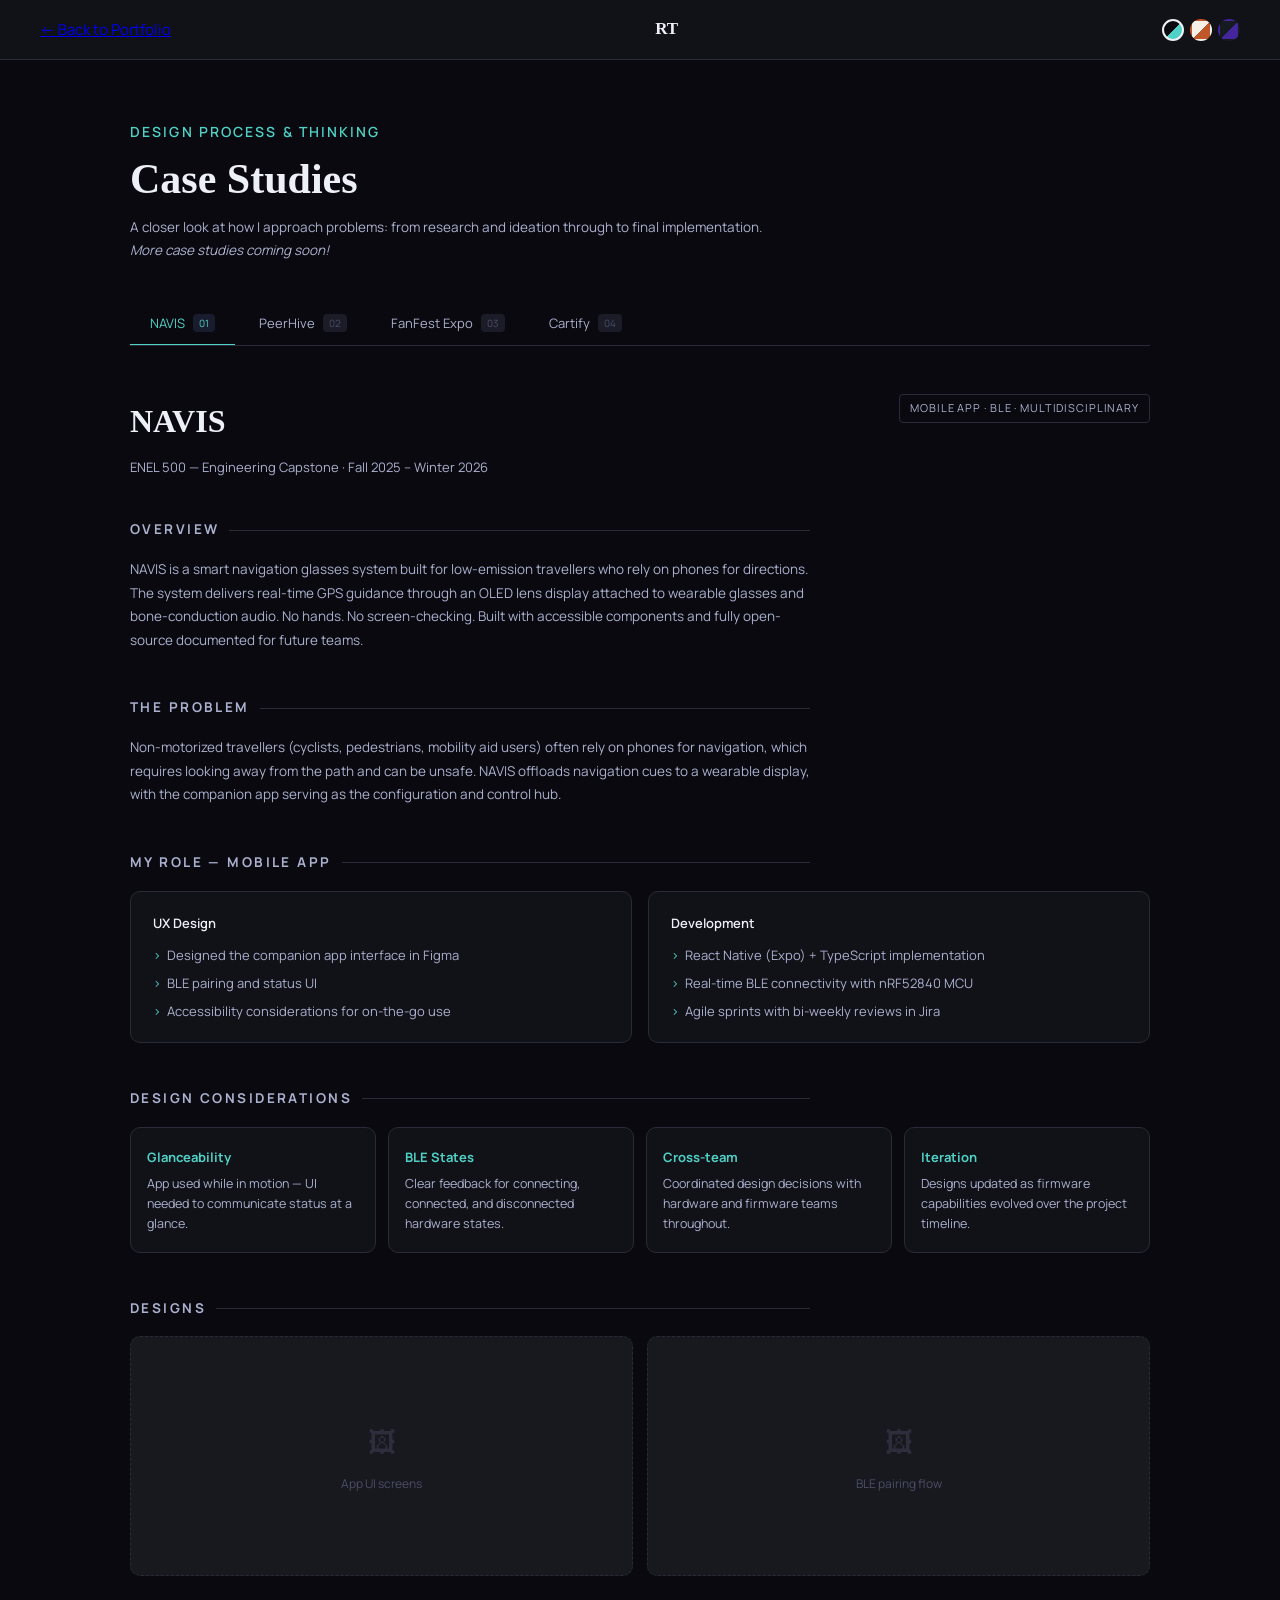
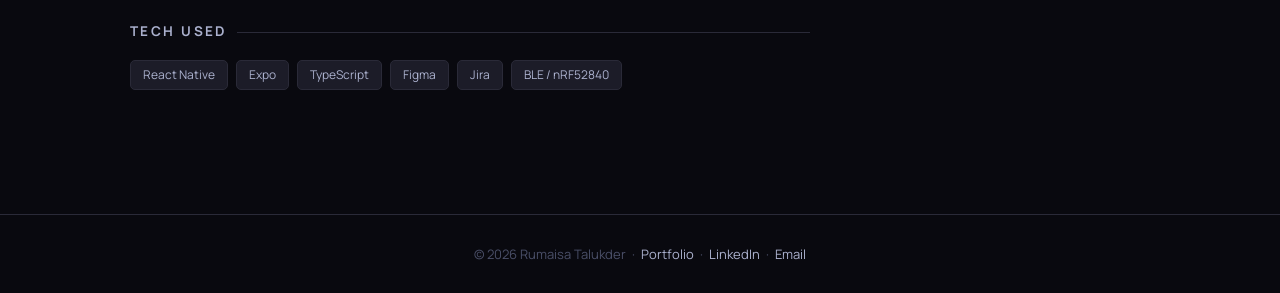
<file: casestudy.html>
<!doctype html>
<html lang="en" data-theme="obsidian">
<head>
  <meta charset="UTF-8" />
  <meta name="viewport" content="width=device-width, initial-scale=1.0" />
  <title>Case Studies - Rumaisa Talukder</title>
  <meta name="description" content="Design process and case studies by Rumaisa Talukder." />
  <link rel="preconnect" href="https://fonts.googleapis.com">
  <link href="https://fonts.googleapis.com/css2?family=DM+Mono:ital,wght@0,300;0,400;0,500;1,300&family=Syne:wght@400;600;700;800&display=swap" rel="stylesheet">
  <link rel="stylesheet" href="public/themes.css" />
  <link rel="stylesheet" href="public/casestyle.css" />
</head>

<body>

  <header class="site-header">
    <a href="index.html" class="back"> <- Back to Portfolio</a>
    <a href="index.html" class="brand">RT</a>

    <div class="header-right">
      <div class="theme-switcher" aria-label="Switch theme">
        <button class="theme-btn" data-theme="obsidian" title="Obsidian"></button>
        <button class="theme-btn" data-theme="canvas"   title="Canvas"></button>
        <button class="theme-btn" data-theme="slate"    title="Slate"></button>
      </div>
    </div>
  </header>

  <div class="page-hero">
    <p class="eyebrow">Design Process & Thinking</p>
    <h1>Case Studies</h1>
    <p class="hero-desc">A closer look at how I approach problems: from research and ideation through to final implementation. <br>
    <i>More case studies coming soon!</i></p>
  </div>

  <div class="tab-wrapper">

    <!-- TAB NAV — populated by casescript.js -->
    <nav class="tab-nav" role="tablist" aria-label="Case studies"></nav>

    <!-- TAB PANELS — populated by casescript.js -->
    <div id="tab-panels"></div>

  </div>

  <footer class="site-footer">
    <p>© 2026 Rumaisa Talukder &nbsp;·&nbsp;
      <a href="index.html">Portfolio</a> &nbsp;·&nbsp;
      <a href="https://linkedin.com/in/rumaisa-talukder" target="_blank">LinkedIn</a> &nbsp;·&nbsp;
      <a href="mailto:talukderrumaisa25@gmail.com">Email</a>
    </p>
  </footer>

  <script src="src/casescript.js"></script>

</body>
</html>
</file>
<file: public/themes.css>
/*
   DESIGN TOKENS — shared by index.html & casestudy.html
   Theme switching: body[data-theme="obsidian|canvas|slate"]
 */

/* Importing Fonts */
@import url('https://fonts.googleapis.com/css2?family=Syne:wght@400;600;700;800&family=Manrope:wght@300;400;500;600;700&display=swap');

/* BASE (Obsidian — default) */
:root {
  /* Surface */
  --bg:           #09090f;
  --surface:      #111118;
  --surface-2:    #18181f;
  --surface-3:    #21212c;
  --border:       #2a2a38;
  --border-soft:  rgba(255,255,255,0.06);

  /* Accent: electric teal */
  --accent:       #4fd1c5;
  --accent-dim:   rgba(79,209,197,0.12);
  --accent-mid:   rgba(79,209,197,0.25);
  --accent-warm:  #f6a55a;

  /* Text */
  --text:         #eef0f8;
  --text-muted:   #abb1ce;
  --text-dim:     #4a4f68;

  /* Pill/tag */
  --tag-bg:       #1c1c28;

  /* Misc */
  --radius:       10px;
  --radius-lg:    16px;
  --shadow:       0 4px 24px rgba(0,0,0,0.5);
  --shadow-hover: 0 8px 32px rgba(0,0,0,0.65);

  /* Fonts */
  --font-display: 'Times New Roman', serif;
  --font-body:    'Manrope', sans-serif;
  --font-title:   'Arial', sans-serif;
}

/* CANVAS theme */
[data-theme="canvas"] {
  --bg:           #fff1d3;
  --surface:      #fee7be;
  --surface-2:    #ffdab0;
  --surface-3:    #d8d1c5;
  --border:       #c8c0b0;
  --border-soft:  rgba(0,0,0,0.07);

  --accent:       #c0572a;
  --accent-dim:   rgba(192,87,42,0.10);
  --accent-mid:   rgba(192,87,42,0.22);
  --accent-warm:  #5a8a6e;

  --text:         #513d20; 
  --text-muted:   #584c3c;
  --text-dim:     #585045;

  --tag-bg:       #ddd8ce;

  --shadow:       0 4px 24px rgba(0,0,0,0.12);
  --shadow-hover: 0 8px 32px rgba(0,0,0,0.18);
}

/* SLATE theme */
[data-theme="slate"] {
  --bg:           #030420;
  --surface:      rgb(17, 19, 59);
  --surface-2:    #0e1b40;
  --surface-3:    #2d3848;
  --border:       #374151;
  --border-soft:  rgba(255,255,255,0.06);

  --accent:       #9db0ff;
  --accent-dim:   rgba(167,139,250,0.12);
  --accent-mid:   rgba(167,139,250,0.25);
  --accent-warm:  #60a5fa;

  --text:         #eef6fe;
  --text-muted:   #abb4dc;
  --text-dim:     #7476b7;

  --tag-bg:       #2b4878;

  --shadow:       0 4px 24px rgba(0,0,0,0.45);
  --shadow-hover: 0 8px 32px rgba(0,0,0,0.6);
}

/* RESET & BASE */
*, *::before, *::after {
  box-sizing: border-box;
  margin: 0;
  padding: 0;
}

html {
  scroll-behavior: smooth;
}

body {
  background: var(--bg);
  color: var(--text);
  font-family: var(--font-body);
  font-size: 15px;
  line-height: 1.7;
  min-height: 100vh;
  transition: background 0.35s ease, color 0.35s ease;
}

/* THEME SWITCHER WIDGET */
.theme-switcher {
  display: flex;
  align-items: center;
  gap: 6px;
}

.theme-btn {
  width: 22px;
  height: 22px;
  border-radius: 50%;
  border: 2px solid transparent;
  cursor: pointer;
  transition: border-color 0.2s, transform 0.2s;
  position: relative;
}

.theme-btn:hover {
  transform: scale(1.15);
}

.theme-btn.active {
  border-color: var(--text);
}

.theme-btn[data-theme="obsidian"] { background: linear-gradient(135deg, #09090f 50%, #4fd1c5 50%); }
.theme-btn[data-theme="canvas"]   { background: linear-gradient(135deg, #f5f0e8 50%, #c0572a 50%); }
.theme-btn[data-theme="slate"]    { background: linear-gradient(135deg, #161b22 50%, #43259c 50%); }

/* SHARED HEADER */
.site-header {
  background: var(--surface);
  border-bottom: 1px solid var(--border);
  padding: 0 40px;
  height: 60px;
  display: flex;
  align-items: center;
  justify-content: space-between;
  position: sticky;
  top: 0;
  z-index: 200;
  transition: background 0.35s ease, border-color 0.35s ease;
}

.site-header .brand {
  font-family: var(--font-display);
  font-weight: 800;
  font-size: 17px;
  color: var(--text);
  text-decoration: none;
  letter-spacing: -0.02em;
}

.site-header .brand span {
  color: var(--accent);
}

.header-right {
  display: flex;
  align-items: center;
  gap: 20px;
}

/* SHARED FOOTER */
.site-footer {
  border-top: 1px solid var(--border);
  padding: 28px 40px;
  text-align: center;
  color: var(--text-dim);
  font-size: 13px;
  font-family: var(--font-body);
}

.site-footer a {
  color: var(--text-muted);
  text-decoration: none;
  transition: color 0.2s;
}

.site-footer a:hover {
  color: var(--accent);
}

/* SHARED UTILITIES */
.eyebrow {
  font-family: var(--font-body);
  font-size: 11px;
  letter-spacing: 0.18em;
  text-transform: uppercase;
  color: var(--accent);
  font-weight: 600;
}

.accent-line {
  display: inline-block;
  width: 32px;
  height: 3px;
  background: var(--accent);
  border-radius: 2px;
  margin-bottom: 6px;
}

/* Scroll-reveal animation base */
.reveal {
  opacity: 0;
  transform: translateY(20px);
  transition: opacity 0.55s ease, transform 0.55s ease;
}
.reveal.visible {
  opacity: 1;
  transform: translateY(0);
}

/* SHARED SECTION LABEL */
.cs-section-label {
  font-size: 10px;
  letter-spacing: 0.2em;
  text-transform: uppercase;
  color: var(--accent);
  margin-bottom: 16px;
  display: flex;
  align-items: center;
  gap: 12px;
  font-weight: 700;
  font-family: var(--font-body);
}

.cs-section-label::after {
  content: '';
  flex: 1;
  height: 1px;
  background: var(--border);
}

@media (max-width: 600px) {
  .site-header {
    padding: 0 20px;
  }
  .site-footer {
    padding: 20px;
  }
}
</file>
<file: public/casestyle.css>
/*
  casestyle.css — Case Study Page (casestudy.html)
  Imports from themes.css
 */

/* BACK LINK */
.back-link {
  display: inline-flex;
  align-items: center;
  gap: 6px;
  color: var(--text-muted);
  text-decoration: none;
  font-size: 13px;
  font-weight: 500;
  transition: color 0.2s;
  font-family: var(--font-body);
}

.back-link:hover { color: var(--accent); }

.back-link::before { content: '←'; font-size: 14px; }

/* PAGE HERO */
.page-hero {
  padding: 60px 40px 40px;
  max-width: 1100px;
  margin: 0 auto;
}

.page-hero .eyebrow {
  font-size: 14px;
  letter-spacing: 0.15em;
  text-transform: uppercase;
  color: var(--accent);
  margin-bottom: 12px;
}

.page-hero h1 {
  font-family: var(--font-display);
  font-size: clamp(28px, 4vw, 42px);
  font-weight: 800;
  line-height: 1.1;
  color: var(--text);
  margin-bottom: 14px;
}

.page-hero p {
  color: var(--text-muted);
  font-size: 13.5px;
}

/* TAB NAV */
.tab-wrapper {
  max-width: 1100px;
  margin: 0 auto;
  padding: 0 40px;
}

.tab-nav {
  display: flex;
  gap: 4px;
  border-bottom: 1px solid var(--border);
  margin-bottom: 0;
  overflow-x: auto;
  scrollbar-width: none;
}
.tab-nav::-webkit-scrollbar { display: none; }

.tab-btn {
  background: none;
  border: none;
  border-bottom: 2px solid transparent;
  margin-bottom: -1px;
  padding: 12px 20px;
  color: var(--text-muted);
  font-family: var(--mono);
  font-size: 13px;
  cursor: pointer;
  white-space: nowrap;
  transition: color 0.2s, border-color 0.2s;
  display: flex;
  align-items: center;
  gap: 8px;
}

.tab-btn .tab-num {
  font-size: 10px;
  background: var(--tag-bg);
  color: var(--text-dim);
  padding: 2px 6px;
  border-radius: 4px;
  font-family: var(--mono);
}

.tab-btn:hover { color: var(--text); }

.tab-btn.active {
  color: var(--accent);
  border-bottom-color: var(--accent);
}
.tab-btn.active .tab-num {
  background: rgba(123,140,222,0.15);
  color: var(--accent);
}

/* TAB PANELS */
.tab-panel {
  display: none;
  padding: 48px 0 80px;
  animation: fadeIn 0.25s ease;
}
.tab-panel.active { display: block; }

@keyframes fadeIn {
  from { opacity: 0; transform: translateY(8px); }
  to   { opacity: 1; transform: translateY(0); }
}

/* CASE STUDY LAYOUT */
.cs-header {
  display: grid;
  grid-template-columns: 1fr auto;
  gap: 24px;
  align-items: start;
  margin-bottom: 40px;
}

.cs-header h2 {
  font-family: var(--font-display);
  font-size: clamp(22px, 3vw, 32px);
  font-weight: 800;
  color: var(--text);
  margin-bottom: 8px;
}

.cs-header .subtitle {
  color: var(--text-muted);
  font-size: 13px;
}

.cs-meta {
  display: flex;
  flex-direction: column;
  gap: 8px;
  align-items: flex-end;
}

.cs-tag {
  font-size: 11px;
  letter-spacing: 0.08em;
  text-transform: uppercase;
  padding: 4px 10px;
  border-radius: 4px;
  border: 1px solid var(--border);
  color: var(--text-muted);
  white-space: nowrap;
}

.cs-tag.highlight {
  border-color: rgba(123,140,222,0.4);
  color: var(--accent);
  background: rgba(123,140,222,0.08);
}

/* SECTION BLOCKS */
.cs-section {
  margin-bottom: 44px;
}

.cs-section-label {
  font-size: 10px;
  letter-spacing: 0.18em;
  text-transform: uppercase;
  color: var(--accent);
  margin-bottom: 16px;
  display: flex;
  align-items: center;
  gap: 10px;
}
.cs-section-label::after {
  content: '';
  flex: 1;
  height: 1px;
  background: var(--border);
}

.cs-section p {
  color: var(--text-muted);
  font-size: 13.5px;
  line-height: 1.75;
  max-width: 680px;
}

.cs-section p + p { margin-top: 12px; }

/* TWO-COL GRID */
.cs-two-col {
  display: grid;
  grid-template-columns: 1fr 1fr;
  gap: 16px;
}

@media (max-width: 640px) {
  .cs-two-col { grid-template-columns: 1fr; }
  .cs-header { grid-template-columns: 1fr; }
  .cs-meta { align-items: flex-start; }
  .page-hero, .tab-wrapper { padding-left: 20px; padding-right: 20px; }
}

/* INFO CARDS */
.info-card {
  background: var(--surface);
  border: 1px solid var(--border);
  border-radius: var(--radius);
  padding: 20px 22px;
}

.info-card h4 {
  font-family: var(--sans);
  font-size: 13px;
  font-weight: 600;
  color: var(--text);
  margin-bottom: 10px;
}

.info-card ul {
  list-style: none;
  display: flex;
  flex-direction: column;
  gap: 6px;
}

.info-card li {
  color: var(--text-muted);
  font-size: 13px;
  padding-left: 14px;
  position: relative;
}
.info-card li::before {
  content: '›';
  position: absolute;
  left: 0;
  color: var(--accent);
}

/* PROCESS STEPS */
.process-steps {
  display: grid;
  grid-template-columns: repeat(auto-fit, minmax(160px, 1fr));
  gap: 12px;
}

.process-step {
  background: var(--surface);
  border: 1px solid var(--border);
  border-radius: var(--radius);
  padding: 18px 16px;
  position: relative;
  overflow: hidden;
}

.process-step::before {
  content: attr(data-n);
  position: absolute;
  top: -6px;
  right: 10px;
  font-family: var(--sans);
  font-size: 42px;
  font-weight: 800;
  color: var(--border);
  line-height: 1;
  pointer-events: none;
}

.process-step h4 {
  font-family: var(--sans);
  font-size: 13px;
  font-weight: 700;
  color: var(--accent);
  margin-bottom: 6px;
}

.process-step p {
  font-size: 12.5px;
  color: var(--text-muted);
  line-height: 1.6;
  max-width: none;
}

/* OUTCOME BANNER */
.outcome-banner {
  background: linear-gradient(135deg, rgba(123,140,222,0.1), rgba(222,155,123,0.06));
  border: 1px solid rgba(123,140,222,0.25);
  border-radius: var(--radius);
  padding: 24px 28px;
  display: flex;
  align-items: center;
  gap: 20px;
}

.outcome-banner .outcome-icon {
  font-size: 32px;
  flex-shrink: 0;
}

.outcome-banner p {
  color: var(--text);
  font-size: 13.5px;
  max-width: none;
}

.outcome-banner strong { color: var(--accent); }

/* TECH PILLS */
.tech-pills {
  display: flex;
  flex-wrap: wrap;
  gap: 8px;
}

.tech-pill {
  background: var(--tag-bg);
  border: 1px solid var(--border);
  border-radius: 5px;
  padding: 4px 12px;
  font-size: 12px;
  color: var(--text-muted);
  font-family: var(--mono);
}

/* IMAGE PLACEHOLDER */
.img-placeholder {
  background: var(--surface-2);
  border: 1px dashed var(--border);
  border-radius: var(--radius);
  height: 240px;
  display: flex;
  flex-direction: column;
  align-items: center;
  justify-content: center;
  gap: 8px;
  color: var(--text-dim);
  font-size: 12px;
}

.img-placeholder .ph-icon { font-size: 28px; opacity: 0.4; }

.img-grid {
  display: grid;
  grid-template-columns: repeat(auto-fit, minmax(260px, 1fr));
  gap: 14px;
}

/* FIGMA EMBED */
.figma-embed {
  background: var(--surface-2);
  border: 1px solid var(--border);
  border-radius: var(--radius);
  overflow: hidden;
}

.figma-embed iframe {
  width: 100%;
  height: 420px;
  border: none;
  display: block;
}

.figma-note {
  padding: 10px 16px;
  font-size: 11.5px;
  color: var(--text-dim);
  border-top: 1px solid var(--border);
}
</file>
